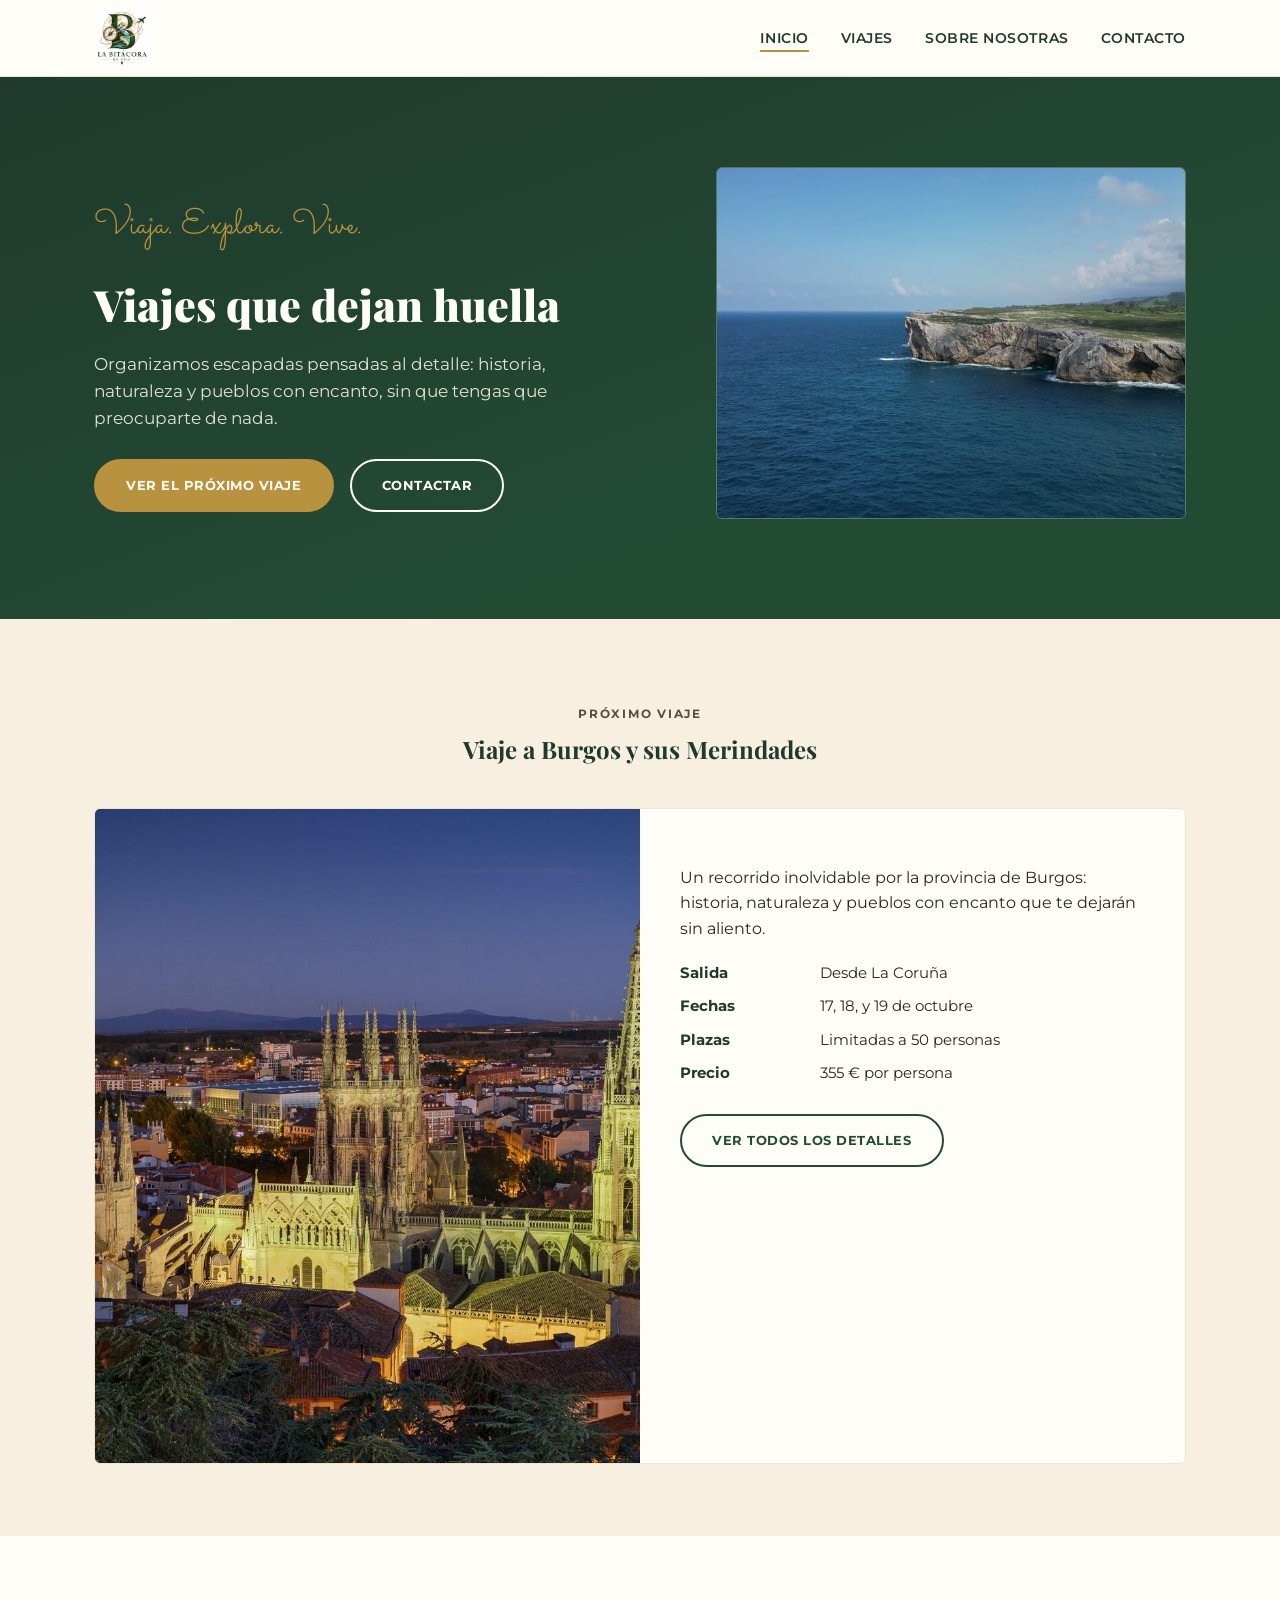
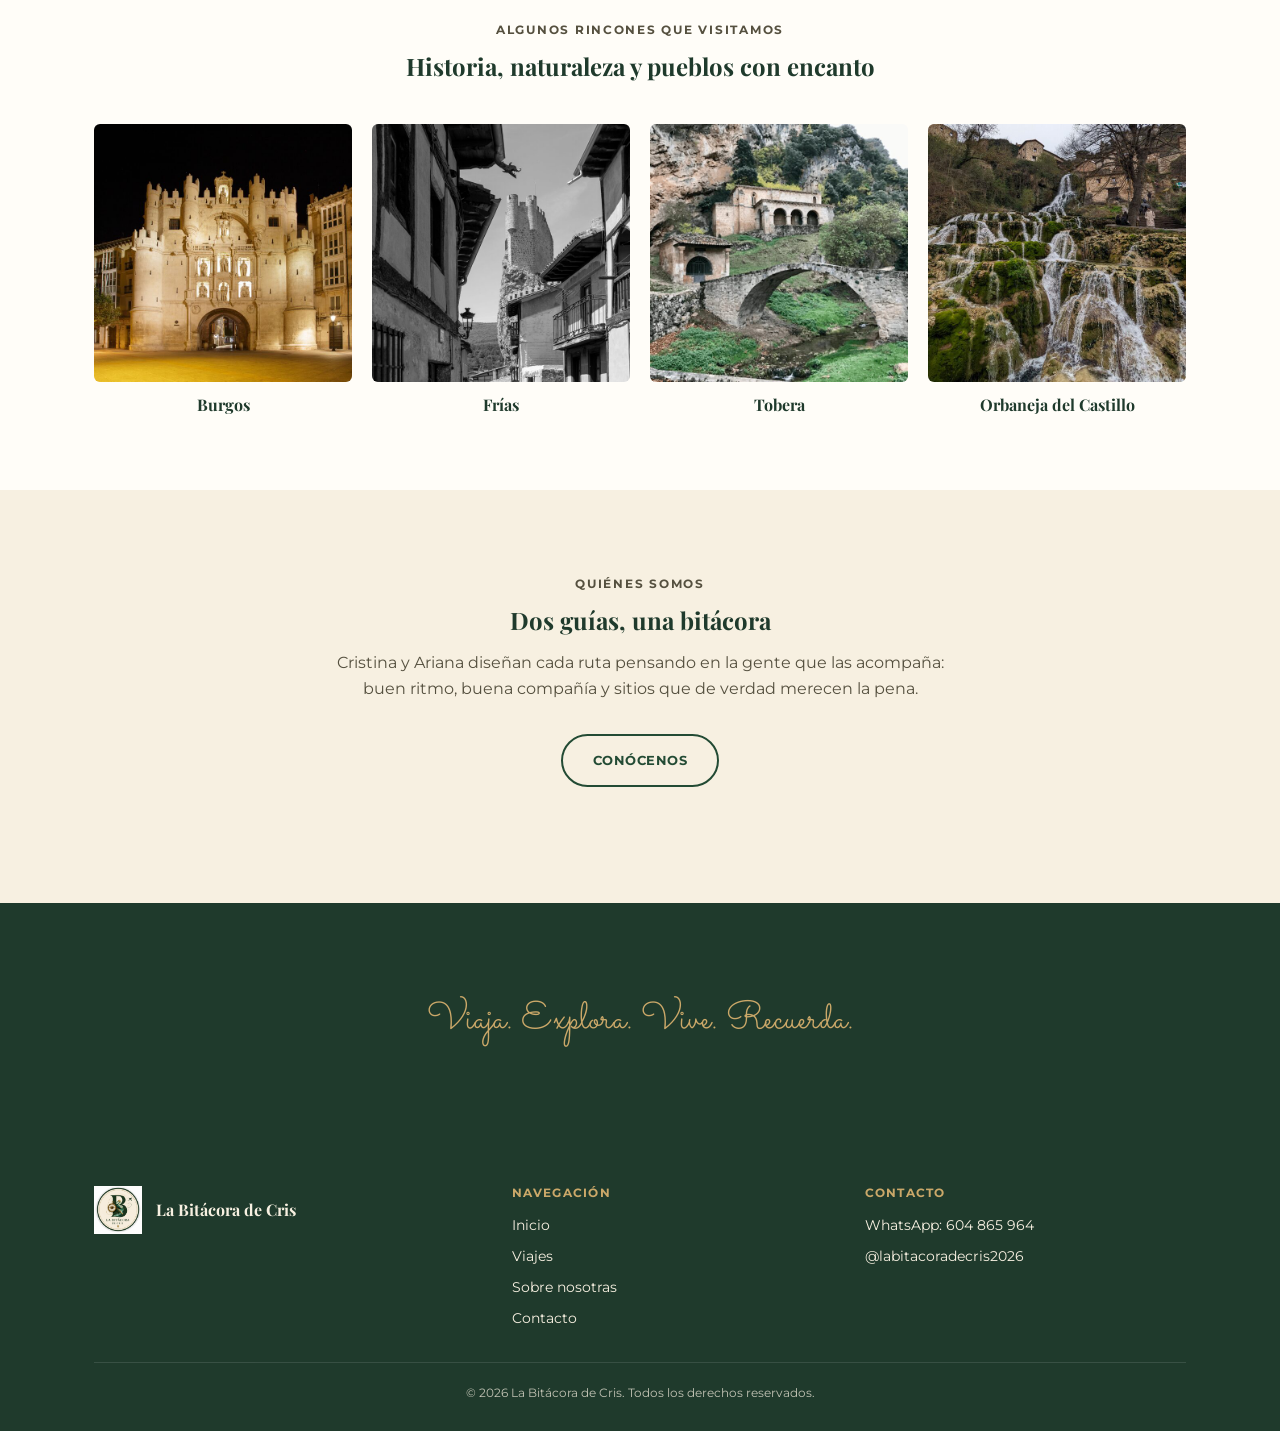
<file: index.html>
<!DOCTYPE html>
<html lang="es">
<head>
<meta charset="UTF-8">
<meta name="viewport" content="width=device-width, initial-scale=1.0">
<title>La Bitácora de Cris — Viajes que dejan huella</title>
<meta name="description" content="Escapadas organizadas con historia, naturaleza y pueblos con encanto. Descubre el próximo viaje de La Bitácora de Cris y vive una aventura que deja huella.">
<link rel="canonical" href="https://bitacoracris.com/">
<meta name="theme-color" content="#1f3a2c">

<link rel="icon" type="image/png" sizes="32x32" href="images/favicon-32.png">
<link rel="icon" type="image/png" sizes="192x192" href="images/favicon-192.png">
<link rel="apple-touch-icon" href="images/apple-touch-icon.png">

<meta property="og:type" content="website">
<meta property="og:site_name" content="La Bitácora de Cris">
<meta property="og:locale" content="es_ES">
<meta property="og:url" content="https://bitacoracris.com/">
<meta property="og:title" content="La Bitácora de Cris — Viajes que dejan huella">
<meta property="og:description" content="Viaje a Burgos y sus Merindades: 17 y 18 de octubre, desde 355 € por persona. Historia, naturaleza y pueblos con encanto. Plazas limitadas.">
<meta property="og:image" content="https://bitacoracris.com/images/og-image.jpg">
<meta property="og:image:width" content="1200">
<meta property="og:image:height" content="630">
<meta property="og:image:alt" content="Viaje a Burgos y sus Merindades — La Bitácora de Cris">

<meta name="twitter:card" content="summary_large_image">
<meta name="twitter:title" content="La Bitácora de Cris — Viajes que dejan huella">
<meta name="twitter:description" content="Viaje a Burgos y sus Merindades: 17 y 18 de octubre, desde 355 € por persona. Historia, naturaleza y pueblos con encanto.">
<meta name="twitter:image" content="https://bitacoracris.com/images/og-image.jpg">

<link rel="stylesheet" href="css/style.css">
</head>
<body>

<header class="site-header">
  <div class="container">
    <a href="index.html" class="brand">
      <img src="images/logo-full.jpg" alt="La Bitácora de Cris">
    </a>
    <nav class="main-nav" id="main-nav">
      <ul>
        <li><a href="index.html" class="active">Inicio</a></li>
        <li><a href="viajes.html">Viajes</a></li>
        <li><a href="sobre-nosotras.html">Sobre nosotras</a></li>
        <li><a href="contacto.html">Contacto</a></li>
      </ul>
    </nav>
    <button class="nav-toggle" aria-label="Abrir menú" aria-expanded="false" aria-controls="main-nav">
      <span></span><span></span><span></span>
    </button>
  </div>
</header>
<noscript><style>.main-nav{max-height:none!important;position:static!important;overflow:visible!important;} .main-nav ul{flex-direction:row!important;padding:0!important;} .main-nav a{border-bottom:none!important;padding:0!important;} .nav-toggle{display:none!important;}</style></noscript>

<section class="hero">
  <div class="container">
    <div>
      <p class="script hero-script">Viaja. Explora. Vive.</p>
      <h1>Viajes que dejan huella</h1>
      <p class="lead">Organizamos escapadas pensadas al detalle: historia, naturaleza y pueblos con encanto, sin que tengas que preocuparte de nada.</p>
      <div class="hero-actions">
        <a href="viajes.html" class="btn btn-primary">Ver el próximo viaje</a>
        <a href="contacto.html" class="btn btn-outline">Contactar</a>
      </div>
    </div>
    <div class="hero-art">
      <video autoplay muted loop playsinline poster="images/hero-seaside-poster.jpg">
        <source src="images/hero-seaside.mp4" type="video/mp4">
      </video>
    </div>
  </div>
</section>

<section>
  <div class="container">
    <div class="section-head">
      <p class="eyebrow">Próximo viaje</p>
      <h2>Viaje a Burgos y sus Merindades</h2>
    </div>
    <div class="trip-card">
      <div class="photo-box"><img src="images/trip-card-burgos.jpg" alt="Catedral de Burgos de noche" loading="lazy"></div>
      <div class="trip-card-body">
        <p>Un recorrido inolvidable por la provincia de Burgos: historia, naturaleza y pueblos con encanto que te dejarán sin aliento.</p>
        <ul class="trip-facts">
          <li><strong>Salida</strong> Desde La Coruña</li>
          <li><strong>Fechas</strong> 17, 18, y 19 de octubre</li>
          <li><strong>Plazas</strong> Limitadas a 50 personas</li>
          <li><strong>Precio</strong> 355 € por persona</li>
        </ul>
        <a href="viajes.html" class="btn btn-outline-dark">Ver todos los detalles</a>
      </div>
    </div>
  </div>
</section>

<section class="bg-alt">
  <div class="container">
    <div class="section-head">
      <p class="eyebrow">Algunos rincones que visitamos</p>
      <h2>Historia, naturaleza y pueblos con encanto</h2>
    </div>
    <div class="gallery-grid">
      <figure>
        <div class="photo-box"><img src="images/gallery-burgos.jpg" alt="Burgos" loading="lazy"></div>
        <figcaption>Burgos</figcaption>
      </figure>
      <figure>
        <div class="photo-box"><img src="images/gallery-frias.jpg" alt="Frías" loading="lazy"></div>
        <figcaption>Frías</figcaption>
      </figure>
      <figure>
        <div class="photo-box"><img src="images/gallery-tobera.jpg" alt="Tobera" loading="lazy"></div>
        <figcaption>Tobera</figcaption>
      </figure>
      <figure>
        <div class="photo-box"><img src="images/gallery-orbaneja.jpg" alt="Orbaneja del Castillo" loading="lazy"></div>
        <figcaption>Orbaneja del Castillo</figcaption>
      </figure>
    </div>
  </div>
</section>

<section>
  <div class="container">
    <div class="section-head">
      <p class="eyebrow">Quiénes somos</p>
      <h2>Dos guías, una bitácora</h2>
      <p>Cristina y Ariana diseñan cada ruta pensando en la gente que las acompaña: buen ritmo, buena compañía y sitios que de verdad merecen la pena.</p>
      <a href="sobre-nosotras.html" class="btn btn-outline-dark" style="margin-top: 16px;">Conócenos</a>
    </div>
  </div>
</section>

<section class="values-strip">
  <div class="container">
    <p class="script">Viaja. Explora. Vive. Recuerda.</p>
  </div>
</section>

<footer class="site-footer">
  <div class="container">
    <div class="footer-grid">
      <div>
        <div class="footer-brand">
          <img src="images/logo-badge.jpg" alt="La Bitácora de Cris">
          <span class="name">La Bitácora de Cris</span>
        </div>
      </div>
      <div>
        <h4>Navegación</h4>
        <ul>
          <li><a href="index.html">Inicio</a></li>
          <li><a href="viajes.html">Viajes</a></li>
          <li><a href="sobre-nosotras.html">Sobre nosotras</a></li>
          <li><a href="contacto.html">Contacto</a></li>
        </ul>
      </div>
      <div>
        <h4>Contacto</h4>
        <ul>
          <li><a href="https://wa.me/34604865964" target="_blank" rel="noopener">WhatsApp: 604 865 964</a></li>
          <li><a href="https://instagram.com/labitacoradecris2026" target="_blank" rel="noopener">@labitacoradecris2026</a></li>
        </ul>
      </div>
    </div>
    <div class="footer-bottom">
      &copy; 2026 La Bitácora de Cris. Todos los derechos reservados.
    </div>
  </div>
</footer>

<script src="js/nav.js"></script>
</body>
</html>
</file>
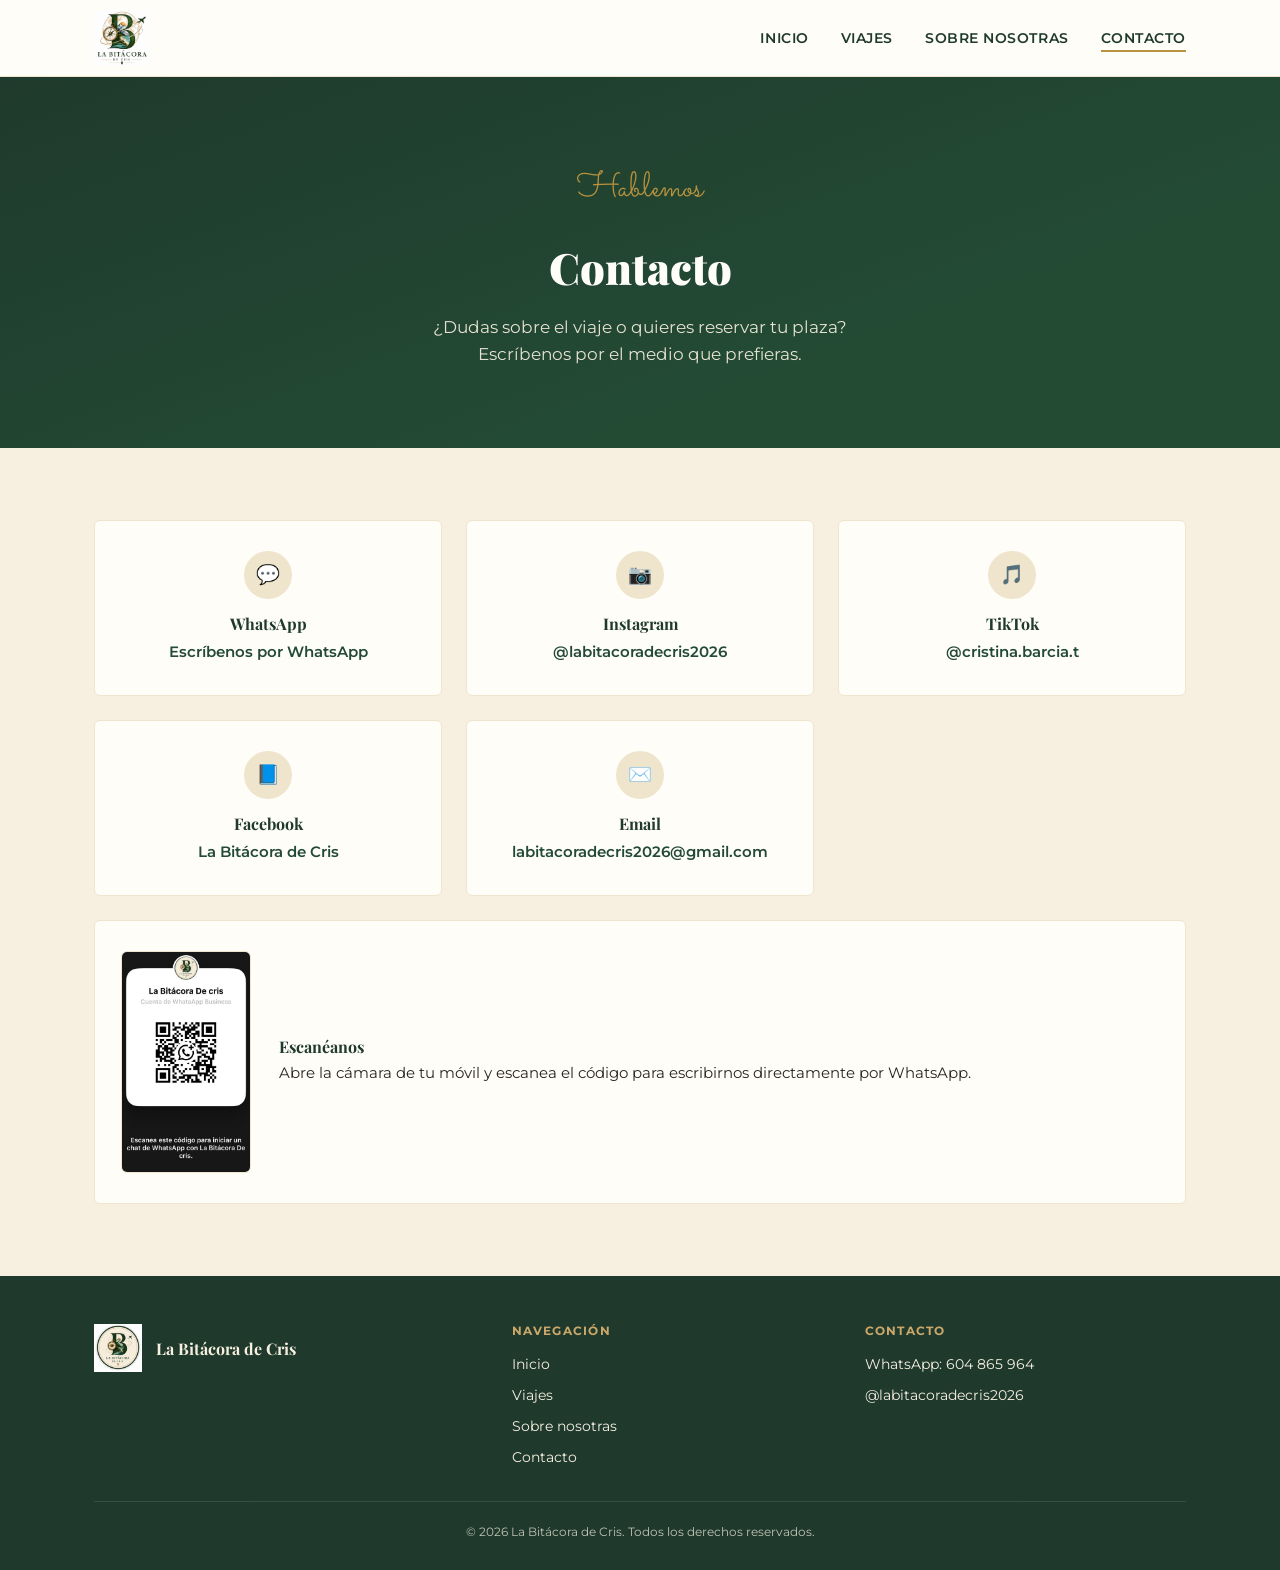
<file: contacto.html>
<!DOCTYPE html>
<html lang="es">
<head>
<meta charset="UTF-8">
<meta name="viewport" content="width=device-width, initial-scale=1.0">
<title>Contacto — La Bitácora de Cris</title>
<meta name="description" content="¿Dudas o quieres reservar tu plaza para el próximo viaje? Escríbenos por WhatsApp, Instagram, TikTok, Facebook o email.">
<link rel="canonical" href="https://bitacoracris.com/contacto.html">
<meta name="theme-color" content="#1f3a2c">

<link rel="icon" type="image/png" sizes="32x32" href="images/favicon-32.png">
<link rel="icon" type="image/png" sizes="192x192" href="images/favicon-192.png">
<link rel="apple-touch-icon" href="images/apple-touch-icon.png">

<meta property="og:type" content="website">
<meta property="og:site_name" content="La Bitácora de Cris">
<meta property="og:locale" content="es_ES">
<meta property="og:url" content="https://bitacoracris.com/contacto.html">
<meta property="og:title" content="Contacto — La Bitácora de Cris">
<meta property="og:description" content="¿Dudas o quieres reservar tu plaza para el próximo viaje? Escríbenos por WhatsApp, Instagram, TikTok, Facebook o email.">
<meta property="og:image" content="https://bitacoracris.com/images/og-image.jpg">
<meta property="og:image:width" content="1200">
<meta property="og:image:height" content="630">
<meta property="og:image:alt" content="La Bitácora de Cris">

<meta name="twitter:card" content="summary_large_image">
<meta name="twitter:title" content="Contacto — La Bitácora de Cris">
<meta name="twitter:description" content="¿Dudas o quieres reservar tu plaza? Escríbenos por WhatsApp, Instagram, TikTok, Facebook o email.">
<meta name="twitter:image" content="https://bitacoracris.com/images/og-image.jpg">

<link rel="stylesheet" href="css/style.css">
</head>
<body>

<header class="site-header">
  <div class="container">
    <a href="index.html" class="brand">
      <img src="images/logo-full.jpg" alt="La Bitácora de Cris">
    </a>
    <nav class="main-nav" id="main-nav">
      <ul>
        <li><a href="index.html">Inicio</a></li>
        <li><a href="viajes.html">Viajes</a></li>
        <li><a href="sobre-nosotras.html">Sobre nosotras</a></li>
        <li><a href="contacto.html" class="active">Contacto</a></li>
      </ul>
    </nav>
    <button class="nav-toggle" aria-label="Abrir menú" aria-expanded="false" aria-controls="main-nav">
      <span></span><span></span><span></span>
    </button>
  </div>
</header>
<noscript><style>.main-nav{max-height:none!important;position:static!important;overflow:visible!important;} .main-nav ul{flex-direction:row!important;padding:0!important;} .main-nav a{border-bottom:none!important;padding:0!important;} .nav-toggle{display:none!important;}</style></noscript>

<section class="hero hero-simple">
  <div class="container">
    <div>
      <p class="script hero-script">Hablemos</p>
      <h1>Contacto</h1>
      <p class="lead" style="margin: 0 auto;">¿Dudas sobre el viaje o quieres reservar tu plaza? Escríbenos por el medio que prefieras.</p>
    </div>
  </div>
</section>

<section>
  <div class="container">
    <div class="contact-cards">
      <div class="contact-card">
        <span class="contact-icon">💬</span>
        <h4>WhatsApp</h4>
        <a class="link" href="https://wa.me/message/W3YUCU6T3PHRD1" target="_blank" rel="noopener">Escríbenos por WhatsApp</a>
      </div>
      <div class="contact-card">
        <span class="contact-icon">📷</span>
        <h4>Instagram</h4>
        <a class="link" href="https://www.instagram.com/labitacoradecris2026?igsi=MWk2eHc3cXVwc2Fwdg%3D%3D&utm_source=qr" target="_blank" rel="noopener">@labitacoradecris2026</a>
      </div>
      <div class="contact-card">
        <span class="contact-icon">🎵</span>
        <h4>TikTok</h4>
        <a class="link" href="https://www.tiktok.com/@cristina.barcia.t?_r=1&_t=ZN-99NaChSis10" target="_blank" rel="noopener">@cristina.barcia.t</a>
      </div>
      <div class="contact-card">
        <span class="contact-icon">📘</span>
        <h4>Facebook</h4>
        <a class="link" href="https://www.facebook.com/share/19FBGjPrGj/?mibextid=wwXIfr" target="_blank" rel="noopener">La Bitácora de Cris</a>
      </div>
      <div class="contact-card">
        <span class="contact-icon">✉️</span>
        <h4>Email</h4>
        <a class="link" href="mailto:labitacoradecris2026@gmail.com">labitacoradecris2026@gmail.com</a>
      </div>
      <div class="contact-card contact-card-qr">
        <img src="images/whatsapp-qr.jpg" alt="Código QR para abrir un chat de WhatsApp con La Bitácora de Cris" loading="lazy">
        <div>
          <h4>Escanéanos</h4>
          <p>Abre la cámara de tu móvil y escanea el código para escribirnos directamente por WhatsApp.</p>
        </div>
      </div>
    </div>
  </div>
</section>

<footer class="site-footer">
  <div class="container">
    <div class="footer-grid">
      <div>
        <div class="footer-brand">
          <img src="images/logo-badge.jpg" alt="La Bitácora de Cris">
          <span class="name">La Bitácora de Cris</span>
        </div>
      </div>
      <div>
        <h4>Navegación</h4>
        <ul>
          <li><a href="index.html">Inicio</a></li>
          <li><a href="viajes.html">Viajes</a></li>
          <li><a href="sobre-nosotras.html">Sobre nosotras</a></li>
          <li><a href="contacto.html">Contacto</a></li>
        </ul>
      </div>
      <div>
        <h4>Contacto</h4>
        <ul>
          <li><a href="https://wa.me/34604865964" target="_blank" rel="noopener">WhatsApp: 604 865 964</a></li>
          <li><a href="https://instagram.com/labitacoradecris2026" target="_blank" rel="noopener">@labitacoradecris2026</a></li>
        </ul>
      </div>
    </div>
    <div class="footer-bottom">
      &copy; 2026 La Bitácora de Cris. Todos los derechos reservados.
    </div>
  </div>
</footer>

<script src="js/nav.js"></script>
</body>
</html>
</file>
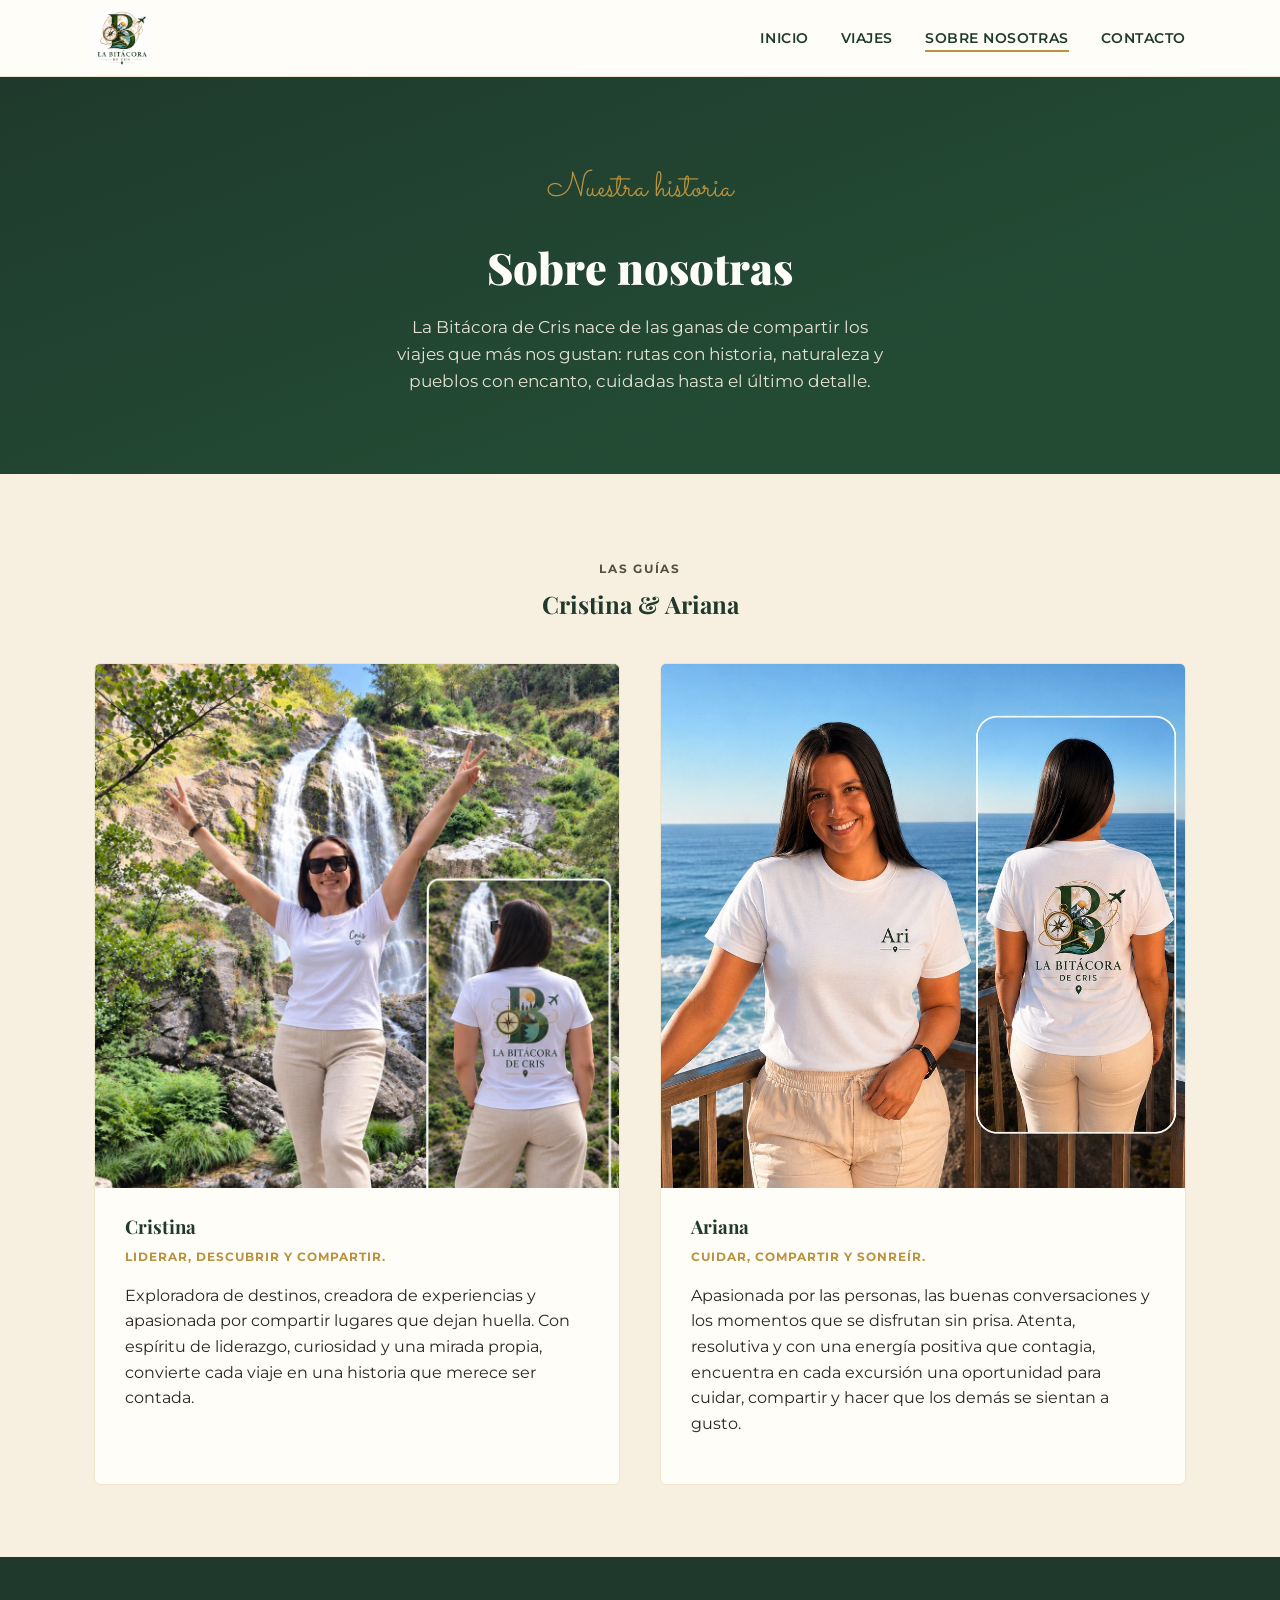
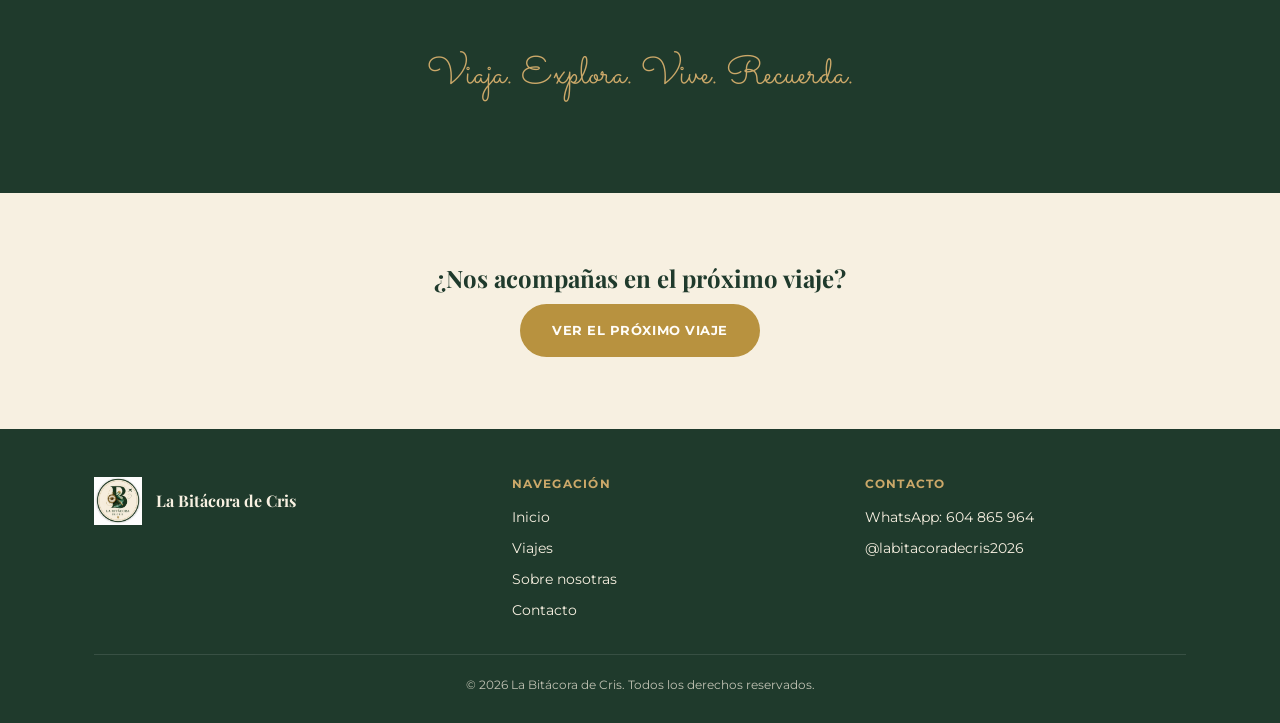
<file: sobre-nosotras.html>
<!DOCTYPE html>
<html lang="es">
<head>
<meta charset="UTF-8">
<meta name="viewport" content="width=device-width, initial-scale=1.0">
<title>Sobre nosotras — La Bitácora de Cris</title>
<meta name="description" content="Conoce a Cristina y Ariana, las guías detrás de La Bitácora de Cris: rutas con historia, naturaleza y pueblos con encanto, cuidadas al detalle.">
<link rel="canonical" href="https://bitacoracris.com/sobre-nosotras.html">
<meta name="theme-color" content="#1f3a2c">

<link rel="icon" type="image/png" sizes="32x32" href="images/favicon-32.png">
<link rel="icon" type="image/png" sizes="192x192" href="images/favicon-192.png">
<link rel="apple-touch-icon" href="images/apple-touch-icon.png">

<meta property="og:type" content="website">
<meta property="og:site_name" content="La Bitácora de Cris">
<meta property="og:locale" content="es_ES">
<meta property="og:url" content="https://bitacoracris.com/sobre-nosotras.html">
<meta property="og:title" content="Sobre nosotras — La Bitácora de Cris">
<meta property="og:description" content="Conoce a Cristina y Ariana, las guías detrás de La Bitácora de Cris: rutas con historia, naturaleza y pueblos con encanto, cuidadas al detalle.">
<meta property="og:image" content="https://bitacoracris.com/images/og-image.jpg">
<meta property="og:image:width" content="1200">
<meta property="og:image:height" content="630">
<meta property="og:image:alt" content="La Bitácora de Cris">

<meta name="twitter:card" content="summary_large_image">
<meta name="twitter:title" content="Sobre nosotras — La Bitácora de Cris">
<meta name="twitter:description" content="Conoce a Cristina y Ariana, las guías detrás de La Bitácora de Cris.">
<meta name="twitter:image" content="https://bitacoracris.com/images/og-image.jpg">

<link rel="stylesheet" href="css/style.css">
</head>
<body>

<header class="site-header">
  <div class="container">
    <a href="index.html" class="brand">
      <img src="images/logo-full.jpg" alt="La Bitácora de Cris">
    </a>
    <nav class="main-nav" id="main-nav">
      <ul>
        <li><a href="index.html">Inicio</a></li>
        <li><a href="viajes.html">Viajes</a></li>
        <li><a href="sobre-nosotras.html" class="active">Sobre nosotras</a></li>
        <li><a href="contacto.html">Contacto</a></li>
      </ul>
    </nav>
    <button class="nav-toggle" aria-label="Abrir menú" aria-expanded="false" aria-controls="main-nav">
      <span></span><span></span><span></span>
    </button>
  </div>
</header>
<noscript><style>.main-nav{max-height:none!important;position:static!important;overflow:visible!important;} .main-nav ul{flex-direction:row!important;padding:0!important;} .main-nav a{border-bottom:none!important;padding:0!important;} .nav-toggle{display:none!important;}</style></noscript>

<section class="hero hero-simple">
  <div class="container">
    <div>
      <p class="script hero-script">Nuestra historia</p>
      <h1>Sobre nosotras</h1>
      <p class="lead" style="margin: 0 auto;">
        <!-- EDITAR: un par de frases sobre cómo y por qué nació La Bitácora de Cris -->
        La Bitácora de Cris nace de las ganas de compartir los viajes que más nos gustan: rutas con historia, naturaleza y pueblos con encanto, cuidadas hasta el último detalle.
      </p>
    </div>
  </div>
</section>

<section>
  <div class="container">
    <div class="section-head">
      <p class="eyebrow">Las guías</p>
      <h2>Cristina &amp; Ariana</h2>
    </div>
    <div class="bio-grid">
      <div class="bio-card">
        <div class="photo-box"><img src="images/cristina.jpeg" alt="Cristina, fundadora y guía de La Bitácora de Cris" loading="lazy" style="object-position: 50% 22%;"></div>
        <div class="bio-card-body">
          <h3>Cristina</h3>
          <span class="role">Liderar, descubrir y compartir.</span>
          <p>
            Exploradora de destinos, creadora de experiencias y apasionada por compartir lugares que dejan huella. Con espíritu de liderazgo, curiosidad y una mirada propia, convierte cada viaje en una historia que merece ser contada.
          </p>
        </div>
      </div>
      <div class="bio-card">
        <div class="photo-box"><img src="images/ariana.jpeg" alt="Ariana, guía de La Bitácora de Cris" loading="lazy" style="object-position: 50% 12%;"></div>
        <div class="bio-card-body">
          <h3>Ariana</h3>
          <span class="role">Cuidar, compartir y sonreír.</span>
          <p>
            Apasionada por las personas, las buenas conversaciones y los momentos que se disfrutan sin prisa. Atenta, resolutiva y con una energía positiva que contagia, encuentra en cada excursión una oportunidad para cuidar, compartir y hacer que los demás se sientan a gusto.
          </p>
        </div>
      </div>
    </div>
  </div>
</section>

<section class="values-strip">
  <div class="container">
    <p class="script">Viaja. Explora. Vive. Recuerda.</p>
  </div>
</section>

<section style="text-align: center;">
  <div class="container">
    <h2>¿Nos acompañas en el próximo viaje?</h2>
    <a href="viajes.html" class="btn btn-primary">Ver el próximo viaje</a>
  </div>
</section>

<footer class="site-footer">
  <div class="container">
    <div class="footer-grid">
      <div>
        <div class="footer-brand">
          <img src="images/logo-badge.jpg" alt="La Bitácora de Cris">
          <span class="name">La Bitácora de Cris</span>
        </div>
      </div>
      <div>
        <h4>Navegación</h4>
        <ul>
          <li><a href="index.html">Inicio</a></li>
          <li><a href="viajes.html">Viajes</a></li>
          <li><a href="sobre-nosotras.html">Sobre nosotras</a></li>
          <li><a href="contacto.html">Contacto</a></li>
        </ul>
      </div>
      <div>
        <h4>Contacto</h4>
        <ul>
          <li><a href="https://wa.me/34604865964" target="_blank" rel="noopener">WhatsApp: 604 865 964</a></li>
          <li><a href="https://instagram.com/labitacoradecris2026" target="_blank" rel="noopener">@labitacoradecris2026</a></li>
        </ul>
      </div>
    </div>
    <div class="footer-bottom">
      &copy; 2026 La Bitácora de Cris. Todos los derechos reservados.
    </div>
  </div>
</footer>

<script src="js/nav.js"></script>
</body>
</html>
</file>
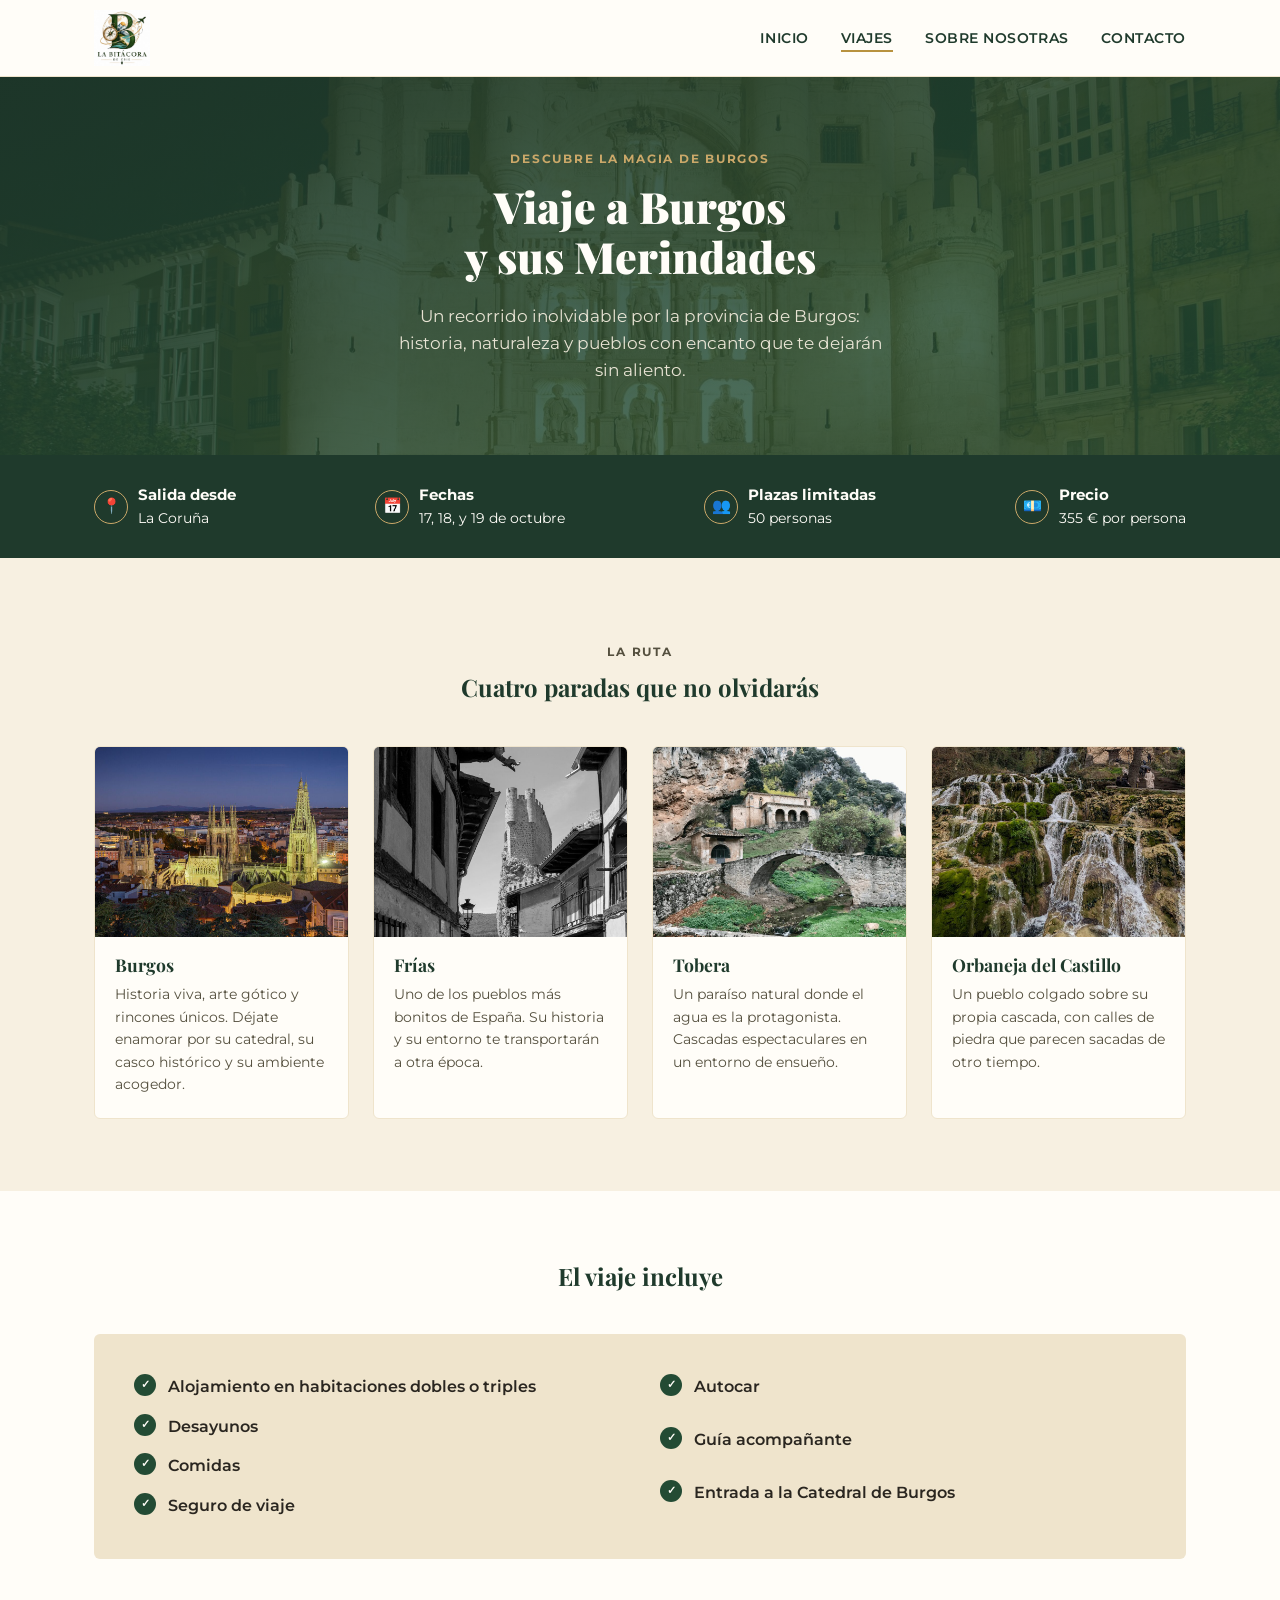
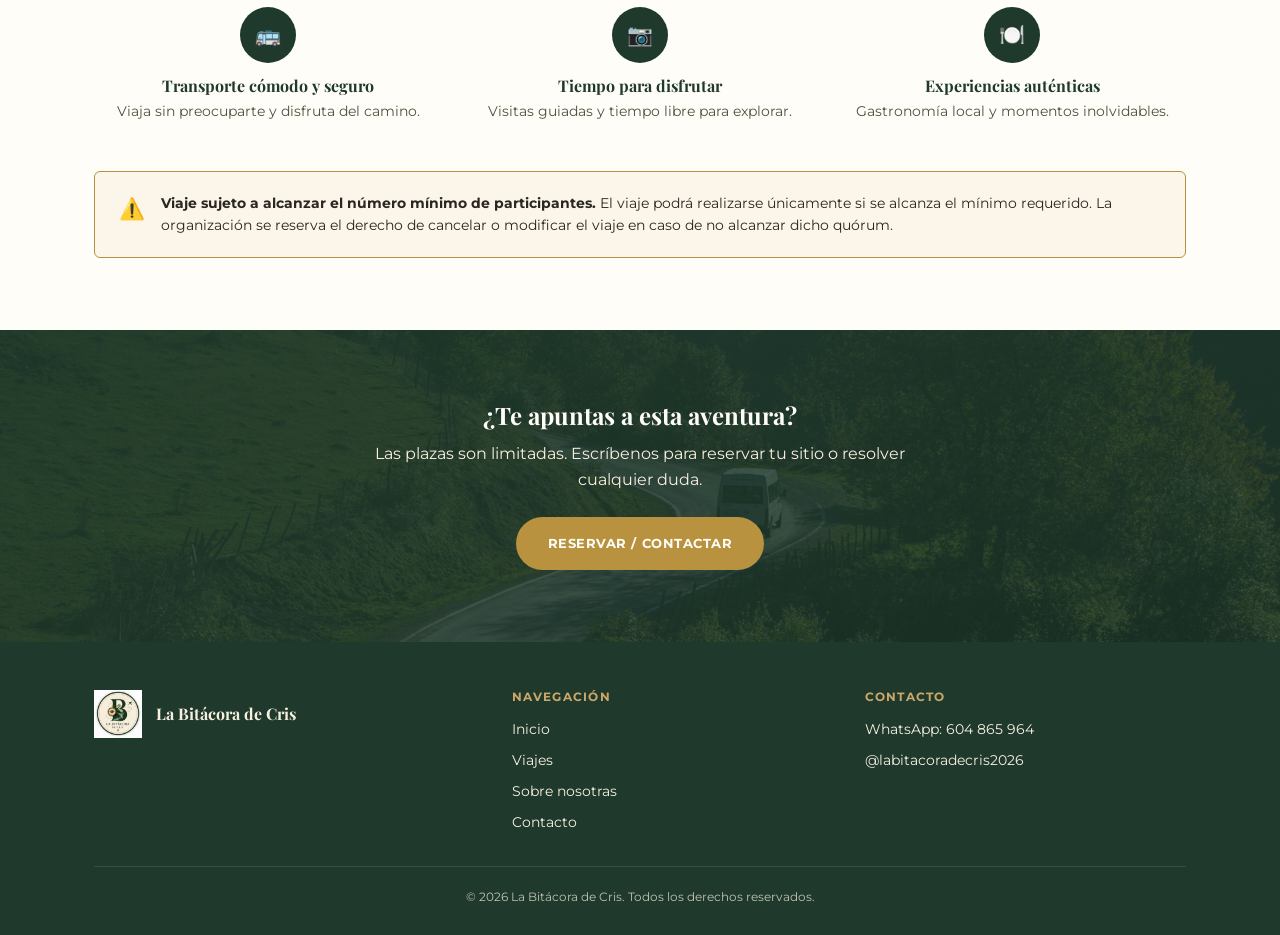
<file: viajes.html>
<!DOCTYPE html>
<html lang="es">
<head>
<meta charset="UTF-8">
<meta name="viewport" content="width=device-width, initial-scale=1.0">
<title>Viaje a Burgos y sus Merindades — La Bitácora de Cris</title>
<meta name="description" content="17, 18, y 19 de octubre: Burgos, Frías, Tobera y Orbaneja del Castillo. Alojamiento, comidas, autocar y guía incluidos. 355 € por persona, salida desde La Coruña.">
<link rel="canonical" href="https://bitacoracris.com/viajes.html">
<meta name="theme-color" content="#1f3a2c">

<link rel="icon" type="image/png" sizes="32x32" href="images/favicon-32.png">
<link rel="icon" type="image/png" sizes="192x192" href="images/favicon-192.png">
<link rel="apple-touch-icon" href="images/apple-touch-icon.png">

<meta property="og:type" content="website">
<meta property="og:site_name" content="La Bitácora de Cris">
<meta property="og:locale" content="es_ES">
<meta property="og:url" content="https://bitacoracris.com/viajes.html">
<meta property="og:title" content="Viaje a Burgos y sus Merindades">
<meta property="og:description" content="17, 18, y 19 de octubre: Burgos, Frías, Tobera y Orbaneja del Castillo. Alojamiento, comidas, autocar y guía incluidos. 355 € por persona, salida desde La Coruña.">
<meta property="og:image" content="https://bitacoracris.com/images/og-image.jpg">
<meta property="og:image:width" content="1200">
<meta property="og:image:height" content="630">
<meta property="og:image:alt" content="Viaje a Burgos y sus Merindades — La Bitácora de Cris">

<meta name="twitter:card" content="summary_large_image">
<meta name="twitter:title" content="Viaje a Burgos y sus Merindades">
<meta name="twitter:description" content="17, 18, y 19 de octubre: Burgos, Frías, Tobera y Orbaneja del Castillo. 355 € por persona, salida desde La Coruña.">
<meta name="twitter:image" content="https://bitacoracris.com/images/og-image.jpg">

<link rel="stylesheet" href="css/style.css">
</head>
<body>

<header class="site-header">
  <div class="container">
    <a href="index.html" class="brand">
      <img src="images/logo-full.jpg" alt="La Bitácora de Cris">
    </a>
    <nav class="main-nav" id="main-nav">
      <ul>
        <li><a href="index.html">Inicio</a></li>
        <li><a href="viajes.html" class="active">Viajes</a></li>
        <li><a href="sobre-nosotras.html">Sobre nosotras</a></li>
        <li><a href="contacto.html">Contacto</a></li>
      </ul>
    </nav>
    <button class="nav-toggle" aria-label="Abrir menú" aria-expanded="false" aria-controls="main-nav">
      <span></span><span></span><span></span>
    </button>
  </div>
</header>
<noscript><style>.main-nav{max-height:none!important;position:static!important;overflow:visible!important;} .main-nav ul{flex-direction:row!important;padding:0!important;} .main-nav a{border-bottom:none!important;padding:0!important;} .nav-toggle{display:none!important;}</style></noscript>

<section class="hero hero-photo hero-viajes" style="background-image: url('images/hero-viajes-bg.jpg');">
  <div class="container">
    <div>
      <p class="eyebrow on-dark">Descubre la magia de Burgos</p>
      <h1>Viaje a Burgos<br>y sus Merindades</h1>
      <p class="lead" style="margin: 0 auto;">Un recorrido inolvidable por la provincia de Burgos: historia, naturaleza y pueblos con encanto que te dejarán sin aliento.</p>
    </div>
  </div>
</section>

<div class="facts-bar">
  <div class="container">
    <div class="fact">
      <span class="fact-icon">📍</span>
      <div><strong>Salida desde</strong> La Coruña</div>
    </div>
    <div class="fact">
      <span class="fact-icon">📅</span>
      <div><strong>Fechas</strong> 17, 18, y 19 de octubre</div>
    </div>
    <div class="fact">
      <span class="fact-icon">👥</span>
      <div><strong>Plazas limitadas</strong> 50 personas</div>
    </div>
    <div class="fact">
      <span class="fact-icon">💶</span>
      <div><strong>Precio</strong> 355 € por persona</div>
    </div>
  </div>
</div>

<section>
  <div class="container">
    <div class="section-head">
      <p class="eyebrow">La ruta</p>
      <h2>Cuatro paradas que no olvidarás</h2>
    </div>
    <div class="stops-grid">
      <div class="stop-card">
        <div class="photo-box"><img src="images/stop-burgos.jpg" alt="Burgos" loading="lazy"></div>
        <div class="stop-card-body">
          <h3>Burgos</h3>
          <p>Historia viva, arte gótico y rincones únicos. Déjate enamorar por su catedral, su casco histórico y su ambiente acogedor.</p>
        </div>
      </div>
      <div class="stop-card">
        <div class="photo-box"><img src="images/stop-frias.jpg" alt="Frías" loading="lazy"></div>
        <div class="stop-card-body">
          <h3>Frías</h3>
          <p>Uno de los pueblos más bonitos de España. Su historia y su entorno te transportarán a otra época.</p>
        </div>
      </div>
      <div class="stop-card">
        <div class="photo-box"><img src="images/stop-tobera.jpg" alt="Tobera" loading="lazy"></div>
        <div class="stop-card-body">
          <h3>Tobera</h3>
          <p>Un paraíso natural donde el agua es la protagonista. Cascadas espectaculares en un entorno de ensueño.</p>
        </div>
      </div>
      <div class="stop-card">
        <div class="photo-box"><img src="images/stop-orbaneja.jpg" alt="Orbaneja del Castillo" loading="lazy"></div>
        <div class="stop-card-body">
          <h3>Orbaneja del Castillo</h3>
          <p>Un pueblo colgado sobre su propia cascada, con calles de piedra que parecen sacadas de otro tiempo.</p>
        </div>
      </div>
    </div>
  </div>
</section>

<section class="bg-alt">
  <div class="container">
    <div class="section-head">
      <h2>El viaje incluye</h2>
    </div>
    <div class="includes-panel">
      <ul>
        <li>Alojamiento en habitaciones dobles o triples</li>
        <li>Desayunos</li>
        <li>Comidas</li>
        <li>Seguro de viaje</li>
      </ul>
      <ul>
        <li>Autocar</li>
        <li>Guía acompañante</li>
        <li>Entrada a la Catedral de Burgos</li>
      </ul>
    </div>

    <div class="perks-row">
      <div class="perk">
        <div class="perk-icon">🚌</div>
        <h4>Transporte cómodo y seguro</h4>
        <p>Viaja sin preocuparte y disfruta del camino.</p>
      </div>
      <div class="perk">
        <div class="perk-icon">📷</div>
        <h4>Tiempo para disfrutar</h4>
        <p>Visitas guiadas y tiempo libre para explorar.</p>
      </div>
      <div class="perk">
        <div class="perk-icon">🍽️</div>
        <h4>Experiencias auténticas</h4>
        <p>Gastronomía local y momentos inolvidables.</p>
      </div>
    </div>

    <div class="notice-box">
      <span class="notice-icon">⚠️</span>
      <div>
        <strong>Viaje sujeto a alcanzar el número mínimo de participantes.</strong>
        El viaje podrá realizarse únicamente si se alcanza el mínimo requerido. La organización se reserva el derecho de cancelar o modificar el viaje en caso de no alcanzar dicho quórum.
      </div>
    </div>
  </div>
</section>

<section class="cta-photo" style="text-align: center; background-image: url('images/cta-bg.jpg');">
  <div class="container">
    <h2>¿Te apuntas a esta aventura?</h2>
    <p style="max-width: 50ch; margin: 0 auto 24px;">Las plazas son limitadas. Escríbenos para reservar tu sitio o resolver cualquier duda.</p>
    <a href="contacto.html" class="btn btn-primary">Reservar / contactar</a>
  </div>
</section>

<footer class="site-footer">
  <div class="container">
    <div class="footer-grid">
      <div>
        <div class="footer-brand">
          <img src="images/logo-badge.jpg" alt="La Bitácora de Cris">
          <span class="name">La Bitácora de Cris</span>
        </div>
      </div>
      <div>
        <h4>Navegación</h4>
        <ul>
          <li><a href="index.html">Inicio</a></li>
          <li><a href="viajes.html">Viajes</a></li>
          <li><a href="sobre-nosotras.html">Sobre nosotras</a></li>
          <li><a href="contacto.html">Contacto</a></li>
        </ul>
      </div>
      <div>
        <h4>Contacto</h4>
        <ul>
          <li><a href="https://wa.me/34604865964" target="_blank" rel="noopener">WhatsApp: 604 865 964</a></li>
          <li><a href="https://instagram.com/labitacoradecris2026" target="_blank" rel="noopener">@labitacoradecris2026</a></li>
        </ul>
      </div>
    </div>
    <div class="footer-bottom">
      &copy; 2026 La Bitácora de Cris. Todos los derechos reservados.
    </div>
  </div>
</footer>

<script src="js/nav.js"></script>
</body>
</html>
</file>
<file: css/style.css>
@import url('https://fonts.googleapis.com/css2?family=Playfair+Display:ital,wght@0,500;0,600;0,700;0,900;1,600&family=Sacramento&family=Montserrat:wght@400;500;600;700&display=swap');

:root {
  --green-deep: #1f3a2c;
  --green: #234b34;
  --green-light: #3c6b4c;
  --cream: #f7f0e1;
  --cream-dark: #efe4cc;
  --gold: #b8923f;
  --gold-light: #cba869;
  --ink: #2a2620;
  --paper: #fffdf8;
  --radius: 6px;
  --max-width: 1140px;
}

* { box-sizing: border-box; }

html { scroll-behavior: smooth; }

body {
  margin: 0;
  font-family: 'Montserrat', sans-serif;
  color: var(--ink);
  background: var(--cream);
  line-height: 1.6;
}

img { max-width: 100%; display: block; }

a { color: inherit; text-decoration: none; }

h1, h2, h3, h4 {
  font-family: 'Playfair Display', serif;
  color: var(--green-deep);
  margin: 0 0 0.5em;
  line-height: 1.15;
}

h1 { font-weight: 900; }
h2 { font-weight: 700; }

.script {
  font-family: 'Sacramento', cursive;
  font-weight: 400;
  color: var(--gold);
  line-height: 1;
}

.container {
  max-width: var(--max-width);
  margin: 0 auto;
  padding: 0 24px;
}

.eyebrow {
  font-family: 'Montserrat', sans-serif;
  letter-spacing: 0.14em;
  text-transform: uppercase;
  font-size: 0.78rem;
  font-weight: 700;
  color: var(--green);
}

.eyebrow.on-dark { color: var(--gold-light); }

/* Buttons */
.btn {
  display: inline-block;
  padding: 14px 30px;
  border-radius: 999px;
  font-family: 'Montserrat', sans-serif;
  font-weight: 700;
  letter-spacing: 0.04em;
  text-transform: uppercase;
  font-size: 0.82rem;
  border: 2px solid transparent;
  cursor: pointer;
  transition: transform 0.15s ease, background 0.15s ease, color 0.15s ease;
}

.btn-primary {
  background: var(--gold);
  color: var(--paper);
}
.btn-primary:hover { background: var(--gold-light); transform: translateY(-1px); }

.btn-outline {
  background: transparent;
  border-color: var(--paper);
  color: var(--paper);
}
.btn-outline:hover { background: var(--paper); color: var(--green-deep); }

.btn-outline-dark {
  background: transparent;
  border-color: var(--green);
  color: var(--green);
}
.btn-outline-dark:hover { background: var(--green); color: var(--paper); }

/* Header */
.site-header {
  background: var(--paper);
  border-bottom: 1px solid var(--cream-dark);
  position: sticky;
  top: 0;
  z-index: 50;
}

.site-header .container {
  display: flex;
  align-items: center;
  justify-content: space-between;
  padding-top: 10px;
  padding-bottom: 10px;
}

.brand {
  display: flex;
  align-items: center;
  gap: 12px;
}

.brand img {
  height: 56px;
  width: auto;
}

.brand-text {
  font-family: 'Playfair Display', serif;
  line-height: 1.05;
}
.brand-text .name {
  font-weight: 700;
  font-size: 1.15rem;
  color: var(--green-deep);
}
.brand-text .tagline {
  font-family: 'Montserrat', sans-serif;
  font-size: 0.62rem;
  letter-spacing: 0.12em;
  text-transform: uppercase;
  color: var(--gold);
}

.main-nav ul {
  list-style: none;
  display: flex;
  gap: 32px;
  margin: 0;
  padding: 0;
}

.main-nav a {
  font-weight: 600;
  font-size: 0.85rem;
  letter-spacing: 0.04em;
  text-transform: uppercase;
  color: var(--green-deep);
  padding-bottom: 4px;
  border-bottom: 2px solid transparent;
}

.main-nav a:hover,
.main-nav a.active {
  border-bottom-color: var(--gold);
}

.nav-toggle {
  display: none;
  flex-direction: column;
  justify-content: center;
  align-items: flex-end;
  gap: 5px;
  width: 40px;
  height: 40px;
  background: transparent;
  border: none;
  padding: 0;
  cursor: pointer;
}
.nav-toggle span {
  display: block;
  height: 2px;
  width: 100%;
  background: var(--green-deep);
  border-radius: 2px;
  transition: transform 0.2s ease, opacity 0.2s ease, width 0.2s ease;
}
.nav-toggle[aria-expanded="true"] span:nth-child(1) { transform: translateY(7px) rotate(45deg); }
.nav-toggle[aria-expanded="true"] span:nth-child(2) { opacity: 0; }
.nav-toggle[aria-expanded="true"] span:nth-child(3) { transform: translateY(-7px) rotate(-45deg); width: 100%; }

/* Hero */
.hero {
  background: linear-gradient(160deg, var(--green-deep), var(--green) 70%);
  color: var(--paper);
  padding: 90px 0 100px;
  position: relative;
  overflow: hidden;
}

.hero .container {
  display: grid;
  grid-template-columns: 1.1fr 0.9fr;
  gap: 48px;
  align-items: center;
}

.hero h1 {
  color: var(--paper);
  font-size: 2.7rem;
  margin-top: 6px;
}

.hero p.lead {
  font-size: 1.05rem;
  max-width: 46ch;
  color: var(--cream);
  opacity: 0.92;
}

.hero-script {
  font-size: 2.2rem;
}

.hero-actions {
  margin-top: 28px;
  display: flex;
  gap: 16px;
  flex-wrap: wrap;
}

.hero-art {
  aspect-ratio: 4/3;
  border-radius: var(--radius);
  border: 1px solid rgba(255,255,255,0.25);
  overflow: hidden;
  position: relative;
  display: flex;
  align-items: center;
  justify-content: center;
  text-align: center;
  padding: 24px;
}

.hero-art video,
.hero-art img {
  position: absolute;
  inset: 0;
  width: 100%;
  height: 100%;
  object-fit: cover;
}

.hero-art .placeholder-label {
  font-family: 'Montserrat', sans-serif;
  font-size: 0.72rem;
  letter-spacing: 0.1em;
  text-transform: uppercase;
  color: var(--cream);
  opacity: 0.7;
}

/* Real photo boxes (replace .photo-placeholder once an image exists) */
.photo-box {
  position: relative;
  overflow: hidden;
  border-radius: var(--radius);
  background: var(--cream-dark);
}
.photo-box img {
  width: 100%;
  height: 100%;
  object-fit: cover;
  display: block;
}

/* Hero sections with a background photo + tint (used on interior pages) */
.hero-photo {
  position: relative;
  background-size: cover;
  background-position: center;
}
.hero-photo::before {
  content: '';
  position: absolute;
  inset: 0;
  background: linear-gradient(160deg, rgba(31,58,44,0.92), rgba(35,75,52,0.82) 70%);
}
.hero-photo .container { position: relative; z-index: 1; }

.cta-photo {
  position: relative;
  background-size: cover;
  background-position: center;
  color: var(--paper);
}
.cta-photo::before {
  content: '';
  position: absolute;
  inset: 0;
  background: linear-gradient(160deg, rgba(31,58,44,0.9), rgba(31,58,44,0.75));
}
.cta-photo .container { position: relative; z-index: 1; }
.cta-photo h2 { color: var(--paper); }
.cta-photo p { color: var(--cream); }

/* Shared interior-page heroes (kept as classes so mobile can override padding) */
.hero-simple .container,
.hero-viajes .container {
  grid-template-columns: 1fr;
  text-align: center;
}
.hero-simple { padding: 60px 0 80px; }
.hero-viajes { padding: 60px 0 72px; }

/* Photo placeholder blocks (swap for real photos) */
.photo-placeholder {
  background: linear-gradient(135deg, var(--cream-dark), #e3d6b3);
  border: 1px solid var(--gold-light);
  border-radius: var(--radius);
  display: flex;
  align-items: center;
  justify-content: center;
  text-align: center;
  color: var(--green);
  font-size: 0.72rem;
  letter-spacing: 0.08em;
  text-transform: uppercase;
  font-weight: 600;
  padding: 12px;
  min-height: 160px;
}

/* Sections */
section { padding: 72px 0; }

.section-head {
  text-align: center;
  max-width: 640px;
  margin: 0 auto 44px;
}

.section-head p { color: #55503f; }

.bg-alt { background: var(--paper); }

/* Gallery grid on home */
.gallery-grid {
  display: grid;
  grid-template-columns: repeat(4, 1fr);
  gap: 20px;
}

.gallery-grid figure { margin: 0; }
.gallery-grid .photo-placeholder,
.gallery-grid .photo-box { aspect-ratio: 1/1; min-height: 0; }
.gallery-grid figcaption {
  margin-top: 10px;
  text-align: center;
  font-family: 'Playfair Display', serif;
  font-weight: 700;
  color: var(--green-deep);
}

/* Featured trip card */
.trip-card {
  background: var(--paper);
  border: 1px solid var(--cream-dark);
  border-radius: var(--radius);
  overflow: hidden;
  display: grid;
  grid-template-columns: 1fr 1fr;
}

.trip-card .photo-placeholder,
.trip-card .photo-box { border-radius: 0; border: none; min-height: 100%; }

.trip-card-body { padding: 40px; }

.trip-facts {
  list-style: none;
  padding: 0;
  margin: 20px 0 28px;
  display: grid;
  gap: 10px;
  font-size: 0.92rem;
}

.trip-facts li { display: flex; gap: 10px; }
.trip-facts strong { color: var(--green-deep); min-width: 130px; display: inline-block; }

.price-tag {
  display: inline-flex;
  flex-direction: column;
  align-items: center;
  justify-content: center;
  background: var(--green-deep);
  color: var(--paper);
  border-radius: 50%;
  width: 108px;
  height: 108px;
  font-family: 'Playfair Display', serif;
}
.price-tag .amount { font-size: 1.5rem; font-weight: 900; color: var(--gold-light); }
.price-tag .unit { font-size: 0.55rem; letter-spacing: 0.08em; text-transform: uppercase; }

/* Trip page facts bar */
.facts-bar {
  background: var(--green-deep);
  color: var(--paper);
}
.facts-bar .container {
  display: flex;
  flex-wrap: wrap;
  gap: 24px;
  justify-content: space-between;
  align-items: center;
  padding: 28px 24px;
}
.fact {
  display: flex;
  align-items: center;
  gap: 10px;
  font-size: 0.85rem;
}
.fact .fact-icon {
  width: 34px; height: 34px;
  border-radius: 50%;
  border: 1px solid var(--gold-light);
  display: flex; align-items: center; justify-content: center;
  font-size: 0.95rem;
  flex-shrink: 0;
}
.fact strong { display: block; font-size: 0.95rem; }

/* Destination stops */
.stops-grid {
  display: grid;
  grid-template-columns: repeat(4, 1fr);
  gap: 24px;
}
.stop-card {
  background: var(--paper);
  border-radius: var(--radius);
  overflow: hidden;
  border: 1px solid var(--cream-dark);
}
.stop-card .photo-placeholder,
.stop-card .photo-box { border-radius: 0; border: none; aspect-ratio: 4/3; }
.stop-card-body { padding: 18px 20px 22px; }
.stop-card-body h3 { font-size: 1.1rem; margin-bottom: 8px; }
.stop-card-body p { font-size: 0.88rem; color: #55503f; margin: 0; }

/* Includes list */
.includes-panel {
  background: var(--cream-dark);
  border-radius: var(--radius);
  padding: 40px;
  display: grid;
  grid-template-columns: 1fr 1fr;
  gap: 40px;
}
.includes-panel ul { list-style: none; padding: 0; margin: 0; display: grid; gap: 14px; }
.includes-panel li { display: flex; gap: 12px; align-items: flex-start; font-weight: 600; }
.includes-panel li::before {
  content: '✓';
  color: var(--paper);
  background: var(--green);
  border-radius: 50%;
  width: 22px; height: 22px;
  flex-shrink: 0;
  display: flex; align-items: center; justify-content: center;
  font-size: 0.7rem;
}

.perks-row {
  display: grid;
  grid-template-columns: repeat(3, 1fr);
  gap: 24px;
  margin-top: 48px;
}
.perk { text-align: center; }
.perk .perk-icon {
  width: 56px; height: 56px;
  border-radius: 50%;
  background: var(--green-deep);
  color: var(--gold-light);
  display: flex; align-items: center; justify-content: center;
  margin: 0 auto 14px;
  font-size: 1.3rem;
}
.perk h4 { font-size: 1rem; margin-bottom: 6px; }
.perk p { font-size: 0.85rem; color: #55503f; margin: 0; }

.notice-box {
  margin-top: 48px;
  border: 1px solid var(--gold);
  background: #fbf6e9;
  border-radius: var(--radius);
  padding: 20px 24px;
  display: flex;
  gap: 16px;
  font-size: 0.88rem;
}
.notice-box .notice-icon { font-size: 1.3rem; }

/* About page bios */
.bio-grid {
  display: grid;
  grid-template-columns: 1fr 1fr;
  gap: 40px;
}
.bio-card {
  background: var(--paper);
  border: 1px solid var(--cream-dark);
  border-radius: var(--radius);
  overflow: hidden;
}
.bio-card .photo-placeholder,
.bio-card .photo-box { border-radius: 0; border: none; aspect-ratio: 1/1; }
.bio-card-body { padding: 28px 30px 32px; }
.bio-card-body .role { color: var(--gold); font-weight: 700; font-size: 0.78rem; text-transform: uppercase; letter-spacing: 0.08em; margin-bottom: 12px; display: block; }
.bio-card-body p.edit-note {
  margin-top: 14px;
  font-size: 0.78rem;
  color: #9a8f6f;
  font-style: italic;
}

.values-strip {
  text-align: center;
  padding: 60px 0;
  background: var(--green-deep);
  color: var(--paper);
}
.values-strip .script { font-size: 2.4rem; color: var(--gold-light); }

/* Contact page */
.contact-cards {
  display: grid;
  grid-template-columns: repeat(3, 1fr);
  gap: 24px;
}
.contact-card {
  background: var(--paper);
  border: 1px solid var(--cream-dark);
  border-radius: var(--radius);
  padding: 30px 26px;
  text-align: center;
}
.contact-card .contact-icon {
  width: 48px; height: 48px;
  border-radius: 50%;
  background: var(--cream-dark);
  color: var(--green-deep);
  display: flex; align-items: center; justify-content: center;
  margin: 0 auto 16px;
  font-size: 1.2rem;
}
.contact-card h4 { margin: 0 0 6px; font-size: 1rem; }
.contact-card p, .contact-card a.link { margin: 0; font-size: 0.92rem; }
.contact-card a.link { color: var(--green); font-weight: 600; word-break: break-word; }

.contact-card-qr {
  grid-column: 1 / -1;
  display: flex;
  align-items: center;
  gap: 28px;
  text-align: left;
}
.contact-card-qr img {
  width: 130px;
  border-radius: var(--radius);
  border: 1px solid var(--cream-dark);
  flex-shrink: 0;
}

/* Footer */
.site-footer {
  background: var(--green-deep);
  color: var(--cream);
  padding: 48px 0 28px;
}
.footer-grid {
  display: grid;
  grid-template-columns: 1.2fr 1fr 1fr;
  gap: 32px;
  margin-bottom: 32px;
}
.footer-brand { display: flex; gap: 14px; align-items: center; }
.footer-brand img { height: 48px; }
.footer-brand .name { font-family: 'Playfair Display', serif; font-weight: 700; }
.site-footer h4 {
  color: var(--gold-light);
  font-family: 'Montserrat', sans-serif;
  text-transform: uppercase;
  font-size: 0.78rem;
  letter-spacing: 0.1em;
  margin-bottom: 14px;
}
.site-footer ul { list-style: none; padding: 0; margin: 0; display: grid; gap: 8px; font-size: 0.9rem; }
.site-footer a:hover { color: var(--gold-light); }
.footer-bottom {
  border-top: 1px solid rgba(255,255,255,0.15);
  padding-top: 20px;
  font-size: 0.78rem;
  opacity: 0.75;
  text-align: center;
}

/* Responsive */
@media (max-width: 860px) {
  .nav-toggle { display: flex; }

  .main-nav {
    position: absolute;
    top: 100%;
    left: 0;
    right: 0;
    background: var(--paper);
    border-bottom: 1px solid var(--cream-dark);
    max-height: 0;
    overflow: hidden;
    transition: max-height 0.25s ease;
  }
  .main-nav.open { max-height: 320px; }
  .main-nav ul { flex-direction: column; gap: 0; padding: 4px 24px 12px; }
  .main-nav a {
    display: block;
    padding: 14px 2px;
    border-bottom: 1px solid var(--cream-dark);
  }
  .main-nav li:last-child a { border-bottom: none; }
  .main-nav a.active,
  .main-nav a:hover { border-bottom-color: var(--cream-dark); color: var(--gold); }

  .hero .container { grid-template-columns: 1fr; }
  .gallery-grid { grid-template-columns: repeat(2, 1fr); }
  .stops-grid { grid-template-columns: repeat(2, 1fr); }
  .trip-card { grid-template-columns: 1fr; }
  .trip-card .photo-placeholder,
  .trip-card .photo-box { min-height: 220px; }
  .includes-panel { grid-template-columns: 1fr; }
  .perks-row { grid-template-columns: 1fr; }
  .bio-grid { grid-template-columns: 1fr; }
  .contact-cards { grid-template-columns: repeat(2, 1fr); }
  .footer-grid { grid-template-columns: 1fr; }
  .facts-bar .container { flex-direction: column; align-items: flex-start; }
}

@media (max-width: 600px) {
  .brand img { height: 44px; }

  section { padding: 48px 0; }
  .section-head { margin-bottom: 32px; }

  .hero { padding: 48px 0 56px; }
  .hero h1 { font-size: 2rem; }
  .hero-script { font-size: 1.7rem; }
  .hero-simple { padding: 44px 0 56px; }
  .hero-viajes { padding: 44px 0 48px; }

  .trip-card-body { padding: 26px 22px; }
  .includes-panel { padding: 26px 22px; }
  .contact-card { padding: 24px 20px; }
  .bio-card-body { padding: 22px 20px 26px; }

  .stops-grid { grid-template-columns: 1fr; }

  .price-tag { width: 84px; height: 84px; }
  .price-tag .amount { font-size: 1.15rem; }

  .contact-cards { grid-template-columns: 1fr; }
  .contact-card-qr { flex-direction: column; text-align: center; }
}
</file>
